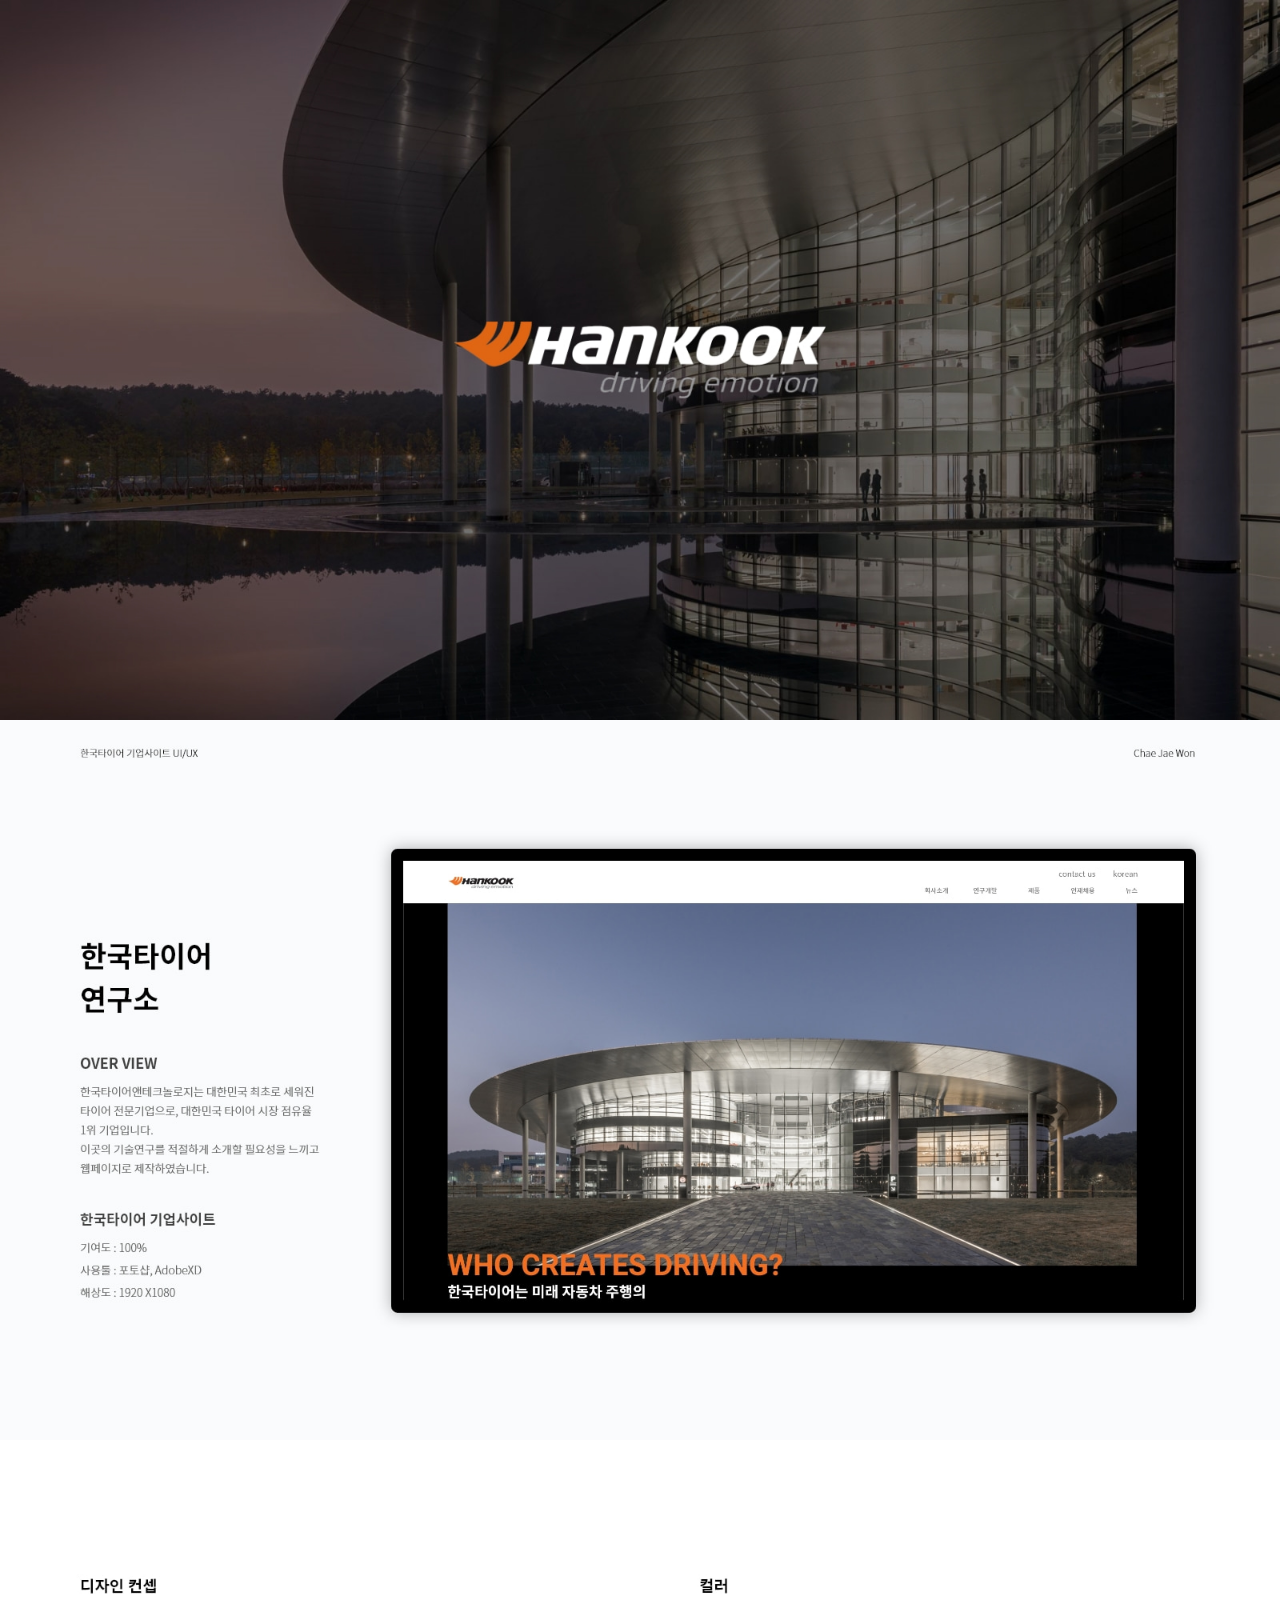
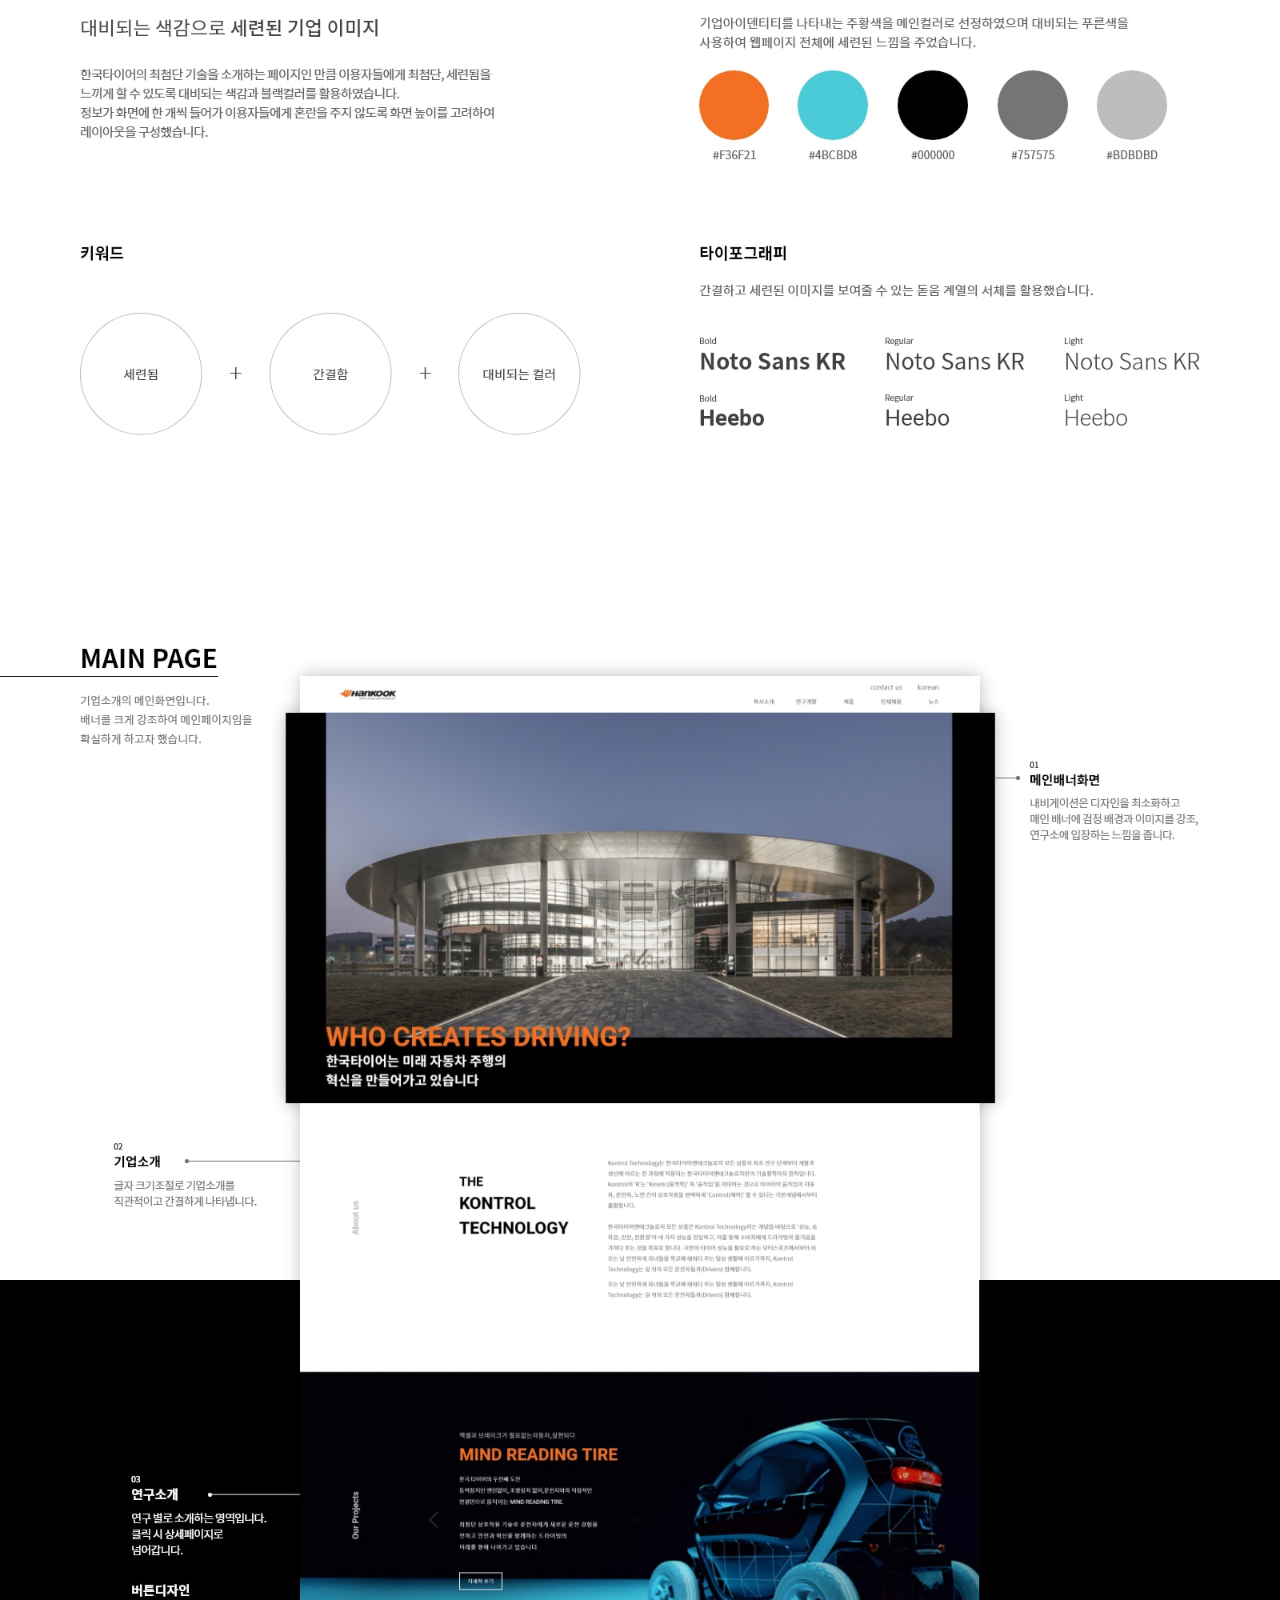
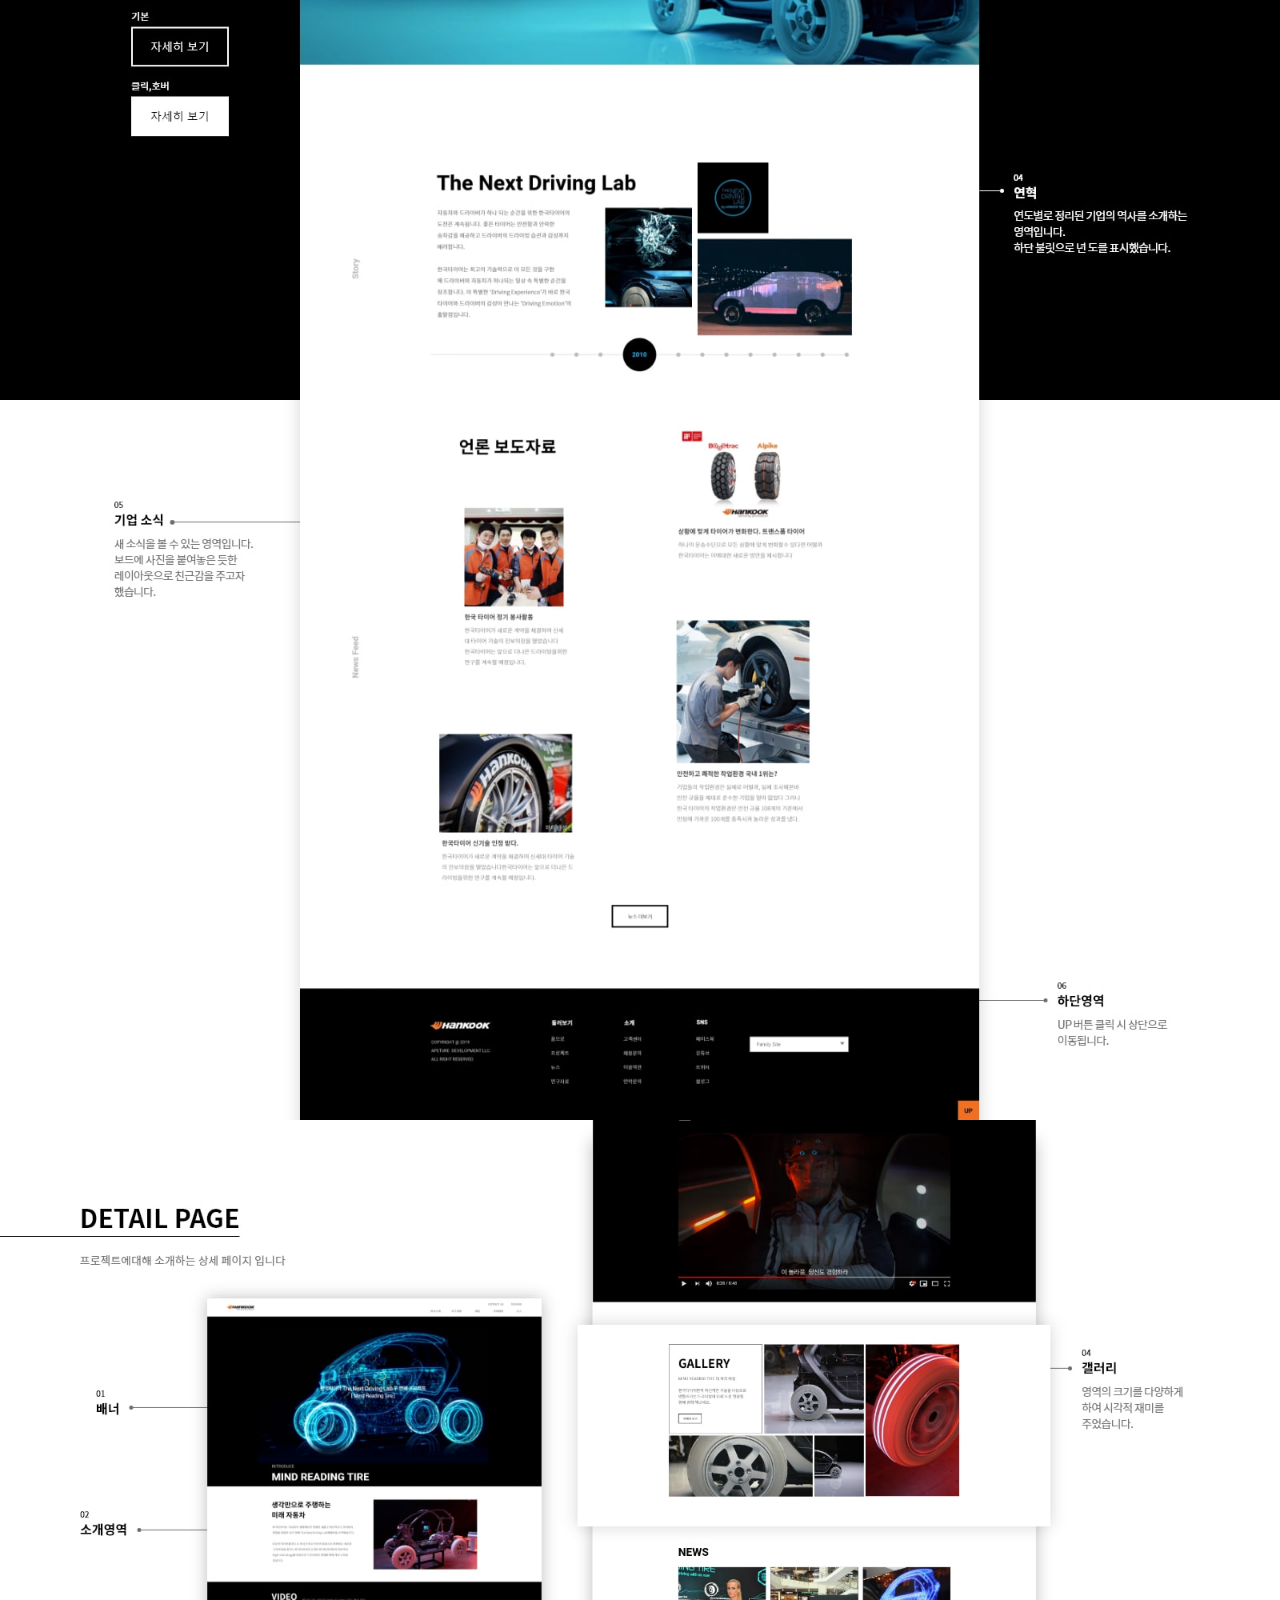
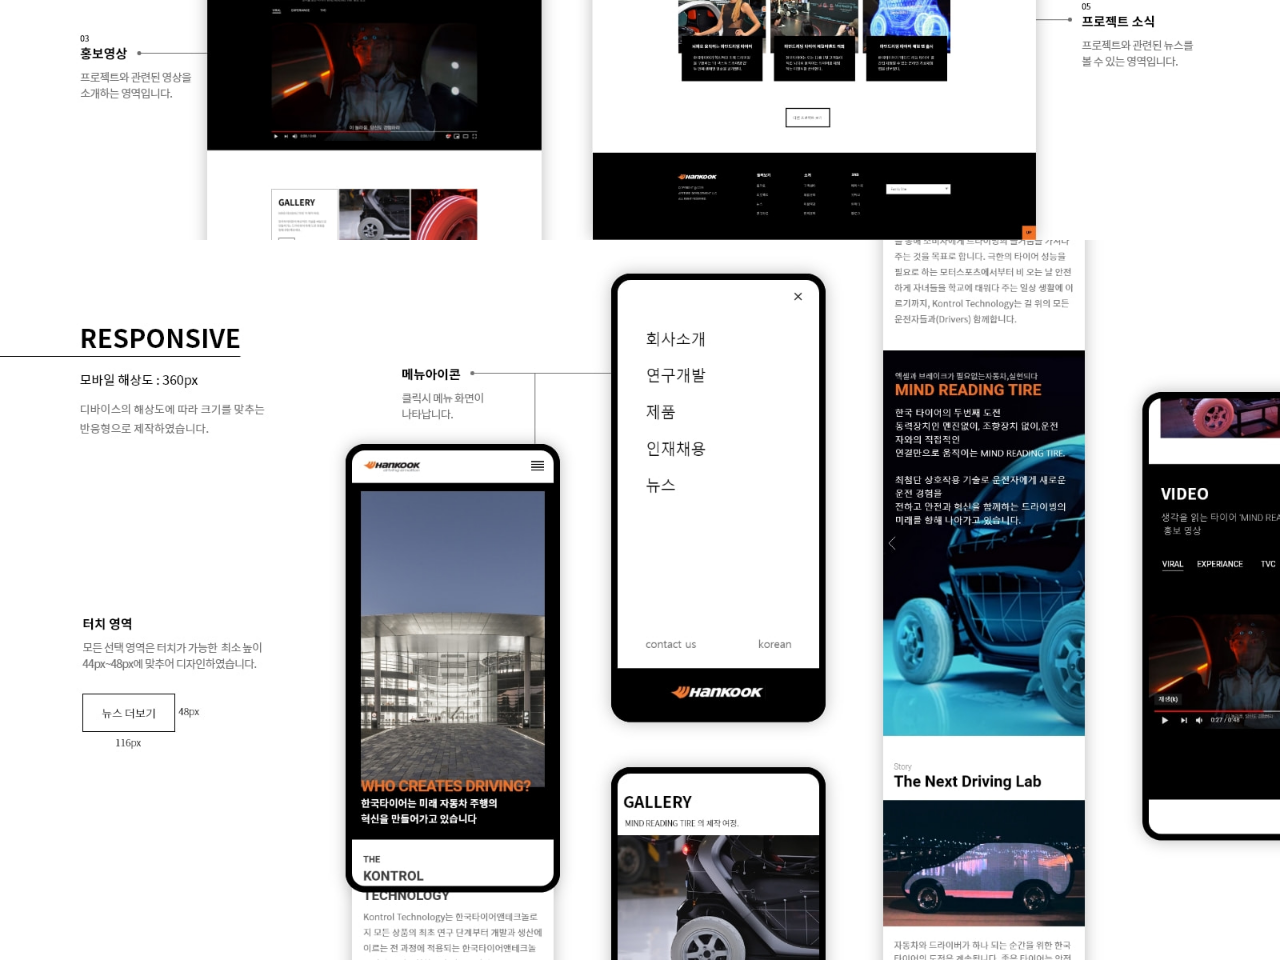
<file: plan/hankook/index.html>
<!DOCTYPE html>
<html lang="ko">
<head>
<meta charset="utf-8">
<meta name="viewport" content="width=device-width">
<title>한국 타이어 연구소 사이트 기획서</title>

	 <style type="text/css">
	 *{
		margin:0;
		padding:0;
		box-sizing:border-box;
	 }
	 body{
		background-color:#001b29;
	 }
	 div{
		max-width:1600px;
		margin:0 auto;
	 }
	 img{
		display:block;
		width:100%;
	  }
	 </style>

</head>

<body>
	<div class="body">
		<img class="img" src="images/1intro.jpg" alt="한국 타이어 기획서">
		<img class="img" src="images/2overview.jpg" alt="한국 타이어 기획서">
		<img class="img" src="images/3concept.jpg" alt="한국 타이어 기획서">
		<img class="img" src="images/4main.jpg" alt="한국 타이어 기획서">
		<img class="img" src="images/5main.jpg" alt="한국 타이어 기획서">
		<img class="img" src="images/6main.jpg" alt="한국 타이어 기획서">
		<img class="img" src="images/7detail.jpg" alt="한국 타이어 기획서">
		<img class="img" src="images/8reponsive.jpg" alt="한국 타이어 기획서">
	</div>
</body>
</file>
